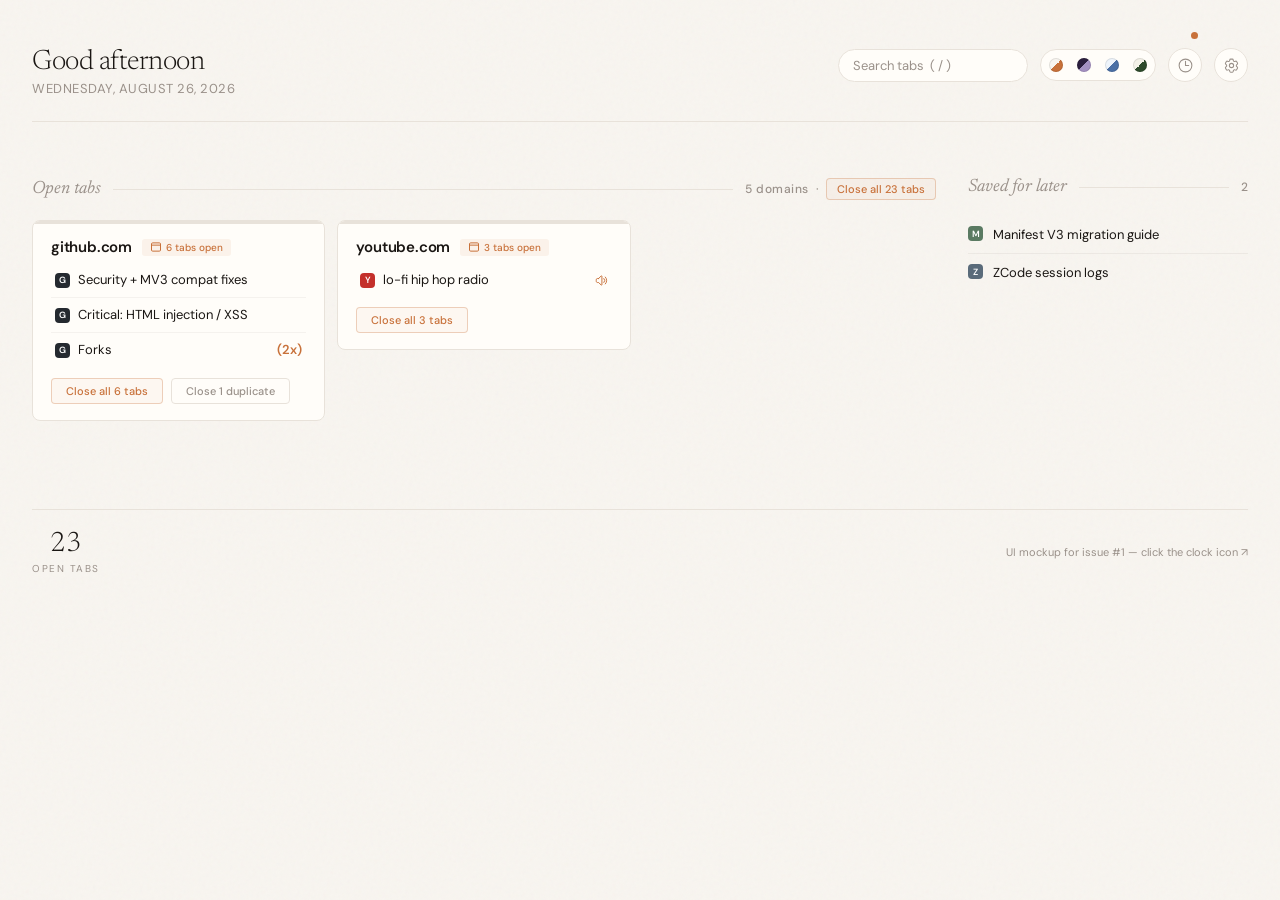
<file: design/snapshot-mockup.html>
<!DOCTYPE html>
<html lang="en">
<head>
  <meta charset="UTF-8">
  <meta name="viewport" content="width=device-width, initial-scale=1.0">
  <title>Issue #1 — Session Snapshots · UI Mockup</title>

  <link href="https://fonts.googleapis.com/css2?family=Newsreader:ital,opsz,wght@0,6..72,300;0,6..72,400;0,6..72,500;1,6..72,300;1,6..72,400&family=DM+Sans:wght@300;400;500;600&display=swap" rel="stylesheet">

  <link rel="stylesheet" href="../extension/style.css">

  <style>
    /* ====== NEW UI for issue #1 — everything below uses existing theme vars ====== */

    /* Header entry button — same visual language as the settings gear */
    .snapshots-btn {
      display: inline-flex;
      align-items: center;
      justify-content: center;
      width: 34px;
      height: 34px;
      border-radius: 50%;
      border: 1px solid var(--warm-gray);
      background: var(--card-bg);
      color: var(--muted);
      cursor: pointer;
      padding: 0;
    }
    .snapshots-btn:hover { color: var(--ink); }
    .snapshots-btn svg { width: 17px; height: 17px; }
    .snapshots-btn .snap-dot {
      position: absolute;
      width: 7px; height: 7px;
      border-radius: 50%;
      background: var(--accent-amber);
      margin: -20px 0 0 18px;
    }

    /* Overlay + panel */
    .snapshot-overlay {
      position: fixed;
      inset: 0;
      background: rgba(26, 22, 19, 0.35);
      display: none;
      align-items: flex-start;
      justify-content: center;
      padding: 8vh 24px 24px;
      z-index: 200;
    }
    .snapshot-overlay.open { display: flex; }
    .snapshot-panel {
      width: 640px;
      max-width: 100%;
      max-height: 82vh;
      overflow-y: auto;
      background: var(--card-bg);
      border: 1px solid var(--warm-gray);
      border-radius: 16px;
      box-shadow: 0 24px 64px var(--shadow);
      padding: 22px 24px 16px;
    }

    .snapshot-head {
      display: flex;
      align-items: flex-start;
      justify-content: space-between;
      margin-bottom: 6px;
    }
    .snapshot-title {
      font-family: 'Newsreader', serif;
      font-size: 22px;
      font-weight: 500;
      color: var(--ink);
    }
    .snapshot-sub { font-size: 12px; color: var(--muted); margin-top: 3px; }
    .snapshot-close {
      border: none; background: transparent; color: var(--muted);
      cursor: pointer; padding: 4px; border-radius: 6px;
    }
    .snapshot-close:hover { color: var(--ink); }

    .snapshot-storage {
      font-size: 11px;
      color: var(--muted);
      background: var(--paper);
      border: 1px solid var(--warm-gray);
      border-radius: 999px;
      display: inline-block;
      padding: 3px 10px;
      margin: 8px 0 14px;
    }

    .snapshot-group-label {
      font-size: 10.5px;
      letter-spacing: 0.12em;
      text-transform: uppercase;
      color: var(--muted);
      margin: 14px 0 8px;
    }

    /* One snapshot row */
    .snapshot-item {
      display: flex;
      align-items: center;
      gap: 14px;
      padding: 12px 14px;
      border: 1px solid var(--warm-gray);
      border-radius: 12px;
      margin-bottom: 8px;
      background: var(--card-bg);
    }
    .snapshot-item:hover { border-color: var(--accent-slate); }
    .snapshot-when { min-width: 64px; }
    .snapshot-time { font-size: 17px; font-weight: 600; color: var(--ink); }
    .snapshot-date { font-size: 11px; color: var(--muted); margin-top: 1px; }

    .snapshot-what { flex: 1; min-width: 0; }
    .snapshot-meta { font-size: 12.5px; color: var(--ink); }
    .snapshot-meta b { font-weight: 600; }
    .snapshot-domains {
      display: flex; align-items: center; gap: 5px; margin-top: 6px;
    }
    .mini-avatar {
      width: 17px; height: 17px; border-radius: 5px;
      display: inline-flex; align-items: center; justify-content: center;
      font-size: 9.5px; font-weight: 600; color: #fff;
    }
    .snapshot-more { font-size: 10.5px; color: var(--muted); margin-left: 2px; }

    .snapshot-actions { display: flex; gap: 6px; flex-shrink: 0; }
    .snap-btn {
      font-size: 11.5px;
      padding: 5px 11px;
      border-radius: 999px;
      border: 1px solid var(--warm-gray);
      background: transparent;
      color: var(--ink);
      cursor: pointer;
    }
    .snap-btn:hover { border-color: var(--accent-slate); }
    .snap-btn.primary {
      background: var(--ink); color: var(--paper); border-color: var(--ink);
    }

    /* Expanded picker inside a snapshot */
    .snapshot-picker {
      width: 100%;
      margin-top: 10px;
      border-top: 1px dashed var(--warm-gray);
      padding-top: 10px;
    }
    .picker-domain {
      display: flex; align-items: center; gap: 6px;
      font-size: 11px; color: var(--muted);
      margin: 8px 0 4px;
    }
    .picker-domain .pick-all {
      margin-left: auto; font-size: 10.5px; color: var(--accent-slate);
      background: none; border: none; cursor: pointer; padding: 0;
    }
    .picker-row {
      display: flex; align-items: center; gap: 9px;
      padding: 5px 8px;
      border-radius: 8px;
      cursor: pointer;
      font-size: 12.5px;
      color: var(--ink);
    }
    .picker-row:hover { background: var(--paper); }
    .picker-row input { accent-color: var(--accent-amber); }
    .picker-row .p-title {
      flex: 1; white-space: nowrap; overflow: hidden; text-overflow: ellipsis;
    }
    .picker-row .p-url { font-size: 10.5px; color: var(--muted); max-width: 40%; overflow: hidden; text-overflow: ellipsis; white-space: nowrap; }
    .picker-foot {
      display: flex; justify-content: flex-end; gap: 8px; margin-top: 12px;
    }

    .snapshot-retention {
      font-size: 10.5px;
      color: var(--muted);
      text-align: center;
      margin-top: 14px;
    }

    /* ====== mockup-only helpers (NOT part of the feature) ====== */
    .avatar {
      width: 15px; height: 15px; border-radius: 4px; flex-shrink: 0;
      display: inline-flex; align-items: center; justify-content: center;
      font-size: 9px; font-weight: 600; color: #fff;
    }
    body { cursor: default; }
  </style>
</head>
<body>
<div class="container">

  <header>
    <div class="header-left">
      <h1 id="greeting">Good afternoon</h1>
      <div class="date" id="dateDisplay">Wednesday, August 26, 2026</div>
    </div>
    <div class="header-right">
      <input type="search" class="tab-search" placeholder="Search tabs  ( / )" autocomplete="off" spellcheck="false">
      <div class="theme-switcher" id="themeSwitcher">
        <button class="theme-btn" onclick="setTheme('warm')"     title="Warm paper"><span class="theme-swatch theme-swatch-warm"></span></button>
        <button class="theme-btn" onclick="setTheme('midnight')" title="Midnight"><span class="theme-swatch theme-swatch-midnight"></span></button>
        <button class="theme-btn" onclick="setTheme('arctic')"   title="Arctic frost"><span class="theme-swatch theme-swatch-arctic"></span></button>
        <button class="theme-btn" onclick="setTheme('forest')"   title="Forest canopy"><span class="theme-swatch theme-swatch-forest"></span></button>
      </div>

      <!-- ═══ NEW: snapshots entry ═══ -->
      <button class="snapshots-btn" onclick="openSnapshots()" title="Session snapshots">
        <span class="snap-dot"></span>
        <svg xmlns="http://www.w3.org/2000/svg" fill="none" viewBox="0 0 24 24" stroke-width="1.5" stroke="currentColor">
          <path stroke-linecap="round" stroke-linejoin="round" d="M12 6v6h4.5m4.5 0a9 9 0 1 1-18 0 9 9 0 0 1 18 0Z" />
        </svg>
      </button>

      <button class="settings-btn" title="Settings">
        <svg xmlns="http://www.w3.org/2000/svg" fill="none" viewBox="0 0 24 24" stroke-width="1.5" stroke="currentColor">
          <path stroke-linecap="round" stroke-linejoin="round" d="M9.594 3.94c.09-.542.56-.94 1.11-.94h2.593c.55 0 1.02.398 1.11.94l.213 1.281c.063.374.313.686.645.87.074.04.147.083.22.127.324.196.72.257 1.075.124l1.217-.456a1.125 1.125 0 0 1 1.37.49l1.296 2.247a1.125 1.125 0 0 1-.23 1.408l-.998.982c-.28.276-.415.665-.398 1.058.006.09.006.18 0 .27-.017.394.119.782.398 1.058l.998.982c.392.385.472 1 .23 1.408l-1.296 2.247a1.125 1.125 0 0 1-1.37.49l-1.217-.456a1.125 1.125 0 0 0-1.075.124 5.53 5.53 0 0 1-.22.128 1.125 1.125 0 0 0-.645.869l-.213 1.281c-.09.543-.56.94-1.11.94h-2.594c-.55 0-1.019-.398-1.11-.94l-.213-1.281a1.125 1.125 0 0 0-.645-.869 5.53 5.53 0 0 1-.22-.128 1.125 1.125 0 0 0-1.075-.124l-1.217.456a1.125 1.125 0 0 1-1.37-.49l-1.296-2.247a1.125 1.125 0 0 1 .23-1.408l.998-.982c.28-.276.415-.665.398-1.058a4.53 4.53 0 0 1 0-.27c.017-.394-.119-.782-.398-1.058l-.998-.982a1.125 1.125 0 0 1-.23-1.408l1.296-2.247a1.125 1.125 0 0 1 1.37-.49l1.217.456c.355.133.751.072 1.075-.124.073-.044.146-.087.22-.127.332-.184.582-.496.645-.87l.213-1.281Z" />
          <path stroke-linecap="round" stroke-linejoin="round" d="M15 12a3 3 0 1 1-6 0 3 3 0 0 1 6 0Z" />
        </svg>
      </button>
    </div>
  </header>

  <div class="dashboard-columns">

    <div class="active-section">
      <div class="section-header">
        <h2>Open tabs</h2>
        <div class="section-line"></div>
        <div class="section-count">5 domains &nbsp;·&nbsp; <button class="action-btn close-tabs" style="font-size:11px;padding:3px 10px;">Close all 23 tabs</button></div>
      </div>
      <div class="missions">

        <div class="mission-card domain-card has-neutral-bar">
          <div class="status-bar"></div>
          <div class="mission-content">
            <div class="mission-top">
              <span class="mission-name">github.com</span>
              <span class="open-tabs-badge">
                <svg xmlns="http://www.w3.org/2000/svg" fill="none" viewBox="0 0 24 24" stroke-width="2" stroke="currentColor" style="width:12px;height:12px"><path stroke-linecap="round" stroke-linejoin="round" d="M3 8.25V18a2.25 2.25 0 0 0 2.25 2.25h13.5A2.25 2.25 0 0 0 21 18V8.25m-18 0V6a2.25 2.25 0 0 1 2.25-2.25h13.5A2.25 2.25 0 0 1 21 6v2.25m-18 0h18" /></svg>
                6 tabs open
              </span>
            </div>
            <div class="mission-pages">
              <div class="page-chip clickable" title="PR #29">
                <span class="avatar" style="background:#24292f">G</span>
                <span class="chip-text">Security + MV3 compat fixes</span>
              </div>
              <div class="page-chip clickable" title="Issue #36">
                <span class="avatar" style="background:#24292f">G</span>
                <span class="chip-text">Critical: HTML injection / XSS</span>
              </div>
              <div class="page-chip clickable chip-has-dupes" title="Forks">
                <span class="avatar" style="background:#24292f">G</span>
                <span class="chip-text">Forks</span> <span class="chip-dupe-badge">(2x)</span>
              </div>
            </div>
            <div class="actions">
              <button class="action-btn close-tabs">Close all 6 tabs</button>
              <button class="action-btn">Close 1 duplicate</button>
            </div>
          </div>
          <div class="mission-meta">
            <div class="mission-page-count">6</div>
            <div class="mission-page-label">tabs</div>
          </div>
        </div>

        <div class="mission-card domain-card has-neutral-bar">
          <div class="status-bar"></div>
          <div class="mission-content">
            <div class="mission-top">
              <span class="mission-name">youtube.com</span>
              <span class="open-tabs-badge">
                <svg xmlns="http://www.w3.org/2000/svg" fill="none" viewBox="0 0 24 24" stroke-width="2" stroke="currentColor" style="width:12px;height:12px"><path stroke-linecap="round" stroke-linejoin="round" d="M3 8.25V18a2.25 2.25 0 0 0 2.25 2.25h13.5A2.25 2.25 0 0 0 21 18V8.25m-18 0V6a2.25 2.25 0 0 1 2.25-2.25h13.5A2.25 2.25 0 0 1 21 6v2.25m-18 0h18" /></svg>
                3 tabs open
              </span>
            </div>
            <div class="mission-pages">
              <div class="page-chip clickable" title="Lo-fi beats">
                <span class="avatar" style="background:#c4302b">Y</span>
                <span class="chip-text">lo-fi hip hop radio</span>
                <button class="chip-audio" title="Playing audio — click to mute">
                  <svg xmlns="http://www.w3.org/2000/svg" fill="none" viewBox="0 0 24 24" stroke-width="1.8" stroke="currentColor"><path stroke-linecap="round" stroke-linejoin="round" d="M19.114 5.636a9 9 0 0 1 0 12.728M16.463 8.288a5.25 5.25 0 0 1 0 7.424M6.75 8.25l4.72-4.72a.75.75 0 0 1 1.28.53v15.88a.75.75 0 0 1-1.28.53l-4.72-4.72H4.51c-.88 0-1.704-.507-1.938-1.354A9.009 9.009 0 0 1 2.25 12c0-.83.112-1.633.322-2.396C2.806 8.756 3.63 8.25 4.51 8.25H6.75Z" /></svg>
                </button>
              </div>
            </div>
            <div class="actions">
              <button class="action-btn close-tabs">Close all 3 tabs</button>
            </div>
          </div>
          <div class="mission-meta">
            <div class="mission-page-count">3</div>
            <div class="mission-page-label">tabs</div>
          </div>
        </div>

      </div>
    </div>

    <div class="deferred-column">
      <div class="section-header">
        <h2>Saved for later</h2>
        <div class="section-line"></div>
        <div class="section-count">2</div>
      </div>
      <div class="deferred-list">
        <div class="deferred-item">
          <span class="avatar" style="background:#5a7a62">M</span>
          <span class="deferred-title">Manifest V3 migration guide</span>
        </div>
        <div class="deferred-item">
          <span class="avatar" style="background:#5a6b7a">Z</span>
          <span class="deferred-title">ZCode session logs</span>
        </div>
      </div>
    </div>

  </div>

  <footer>
    <div class="footer-stats">
      <div class="stat">
        <div class="stat-num">23</div>
        <div class="stat-label">Open tabs</div>
      </div>
    </div>
    <div class="last-refresh">
      <span style="color: var(--muted); font-size: 11px;">UI mockup for issue #1 — click the clock icon ↗</span>
    </div>
  </footer>

</div><!-- /container -->

<!-- ═══════════ NEW: SNAPSHOT PANEL ═══════════ -->
<div class="snapshot-overlay" id="snapshotOverlay" onclick="if(event.target===this)closeSnapshots()">
  <div class="snapshot-panel">

    <div class="snapshot-head">
      <div>
        <div class="snapshot-title">Session snapshots</div>
        <div class="snapshot-sub">Auto-saved as your tabs change &nbsp;·&nbsp; 100% local, nothing leaves your machine</div>
      </div>
      <button class="snapshot-close" onclick="closeSnapshots()" title="Close">
        <svg xmlns="http://www.w3.org/2000/svg" fill="none" viewBox="0 0 24 24" stroke-width="2" stroke="currentColor" style="width:18px;height:18px"><path stroke-linecap="round" stroke-linejoin="round" d="M6 18 18 6M6 6l12 12" /></svg>
      </button>
    </div>

    <div class="snapshot-storage">24 snapshots kept · ~180 KB</div>

    <div class="snapshot-group-label">Today</div>

    <!-- snapshot row with picker expanded -->
    <div class="snapshot-item">
      <div class="snapshot-when">
        <div class="snapshot-time">14:32</div>
        <div class="snapshot-date">just now</div>
      </div>
      <div class="snapshot-what">
        <div class="snapshot-meta"><b>87 tabs</b> · 3 windows · 12 sites</div>
        <div class="snapshot-domains">
          <span class="mini-avatar" style="background:#24292f">G</span>
          <span class="mini-avatar" style="background:#c4302b">Y</span>
          <span class="mini-avatar" style="background:#ea4335">M</span>
          <span class="mini-avatar" style="background:#1da1f2">X</span>
          <span class="mini-avatar" style="background:#5a7a62">S</span>
          <span class="snapshot-more">+7</span>
        </div>

        <div class="snapshot-picker">
          <label class="picker-domain">
            <input type="checkbox" class="pick-domain" onchange="domainToggle(this)"> github.com
            <button class="pick-all" onclick="pickDomain(this, true)">select all</button>
          </label>
          <label class="picker-row"><input type="checkbox" checked class="pick-tab" onchange="countPicked()"><span class="avatar" style="background:#24292f">G</span><span class="p-title">Security + MV3 compat fixes, and a theme switcher</span><span class="p-url">github.com/zarazhangrui/tab-out/pull/29</span></label>
          <label class="picker-row"><input type="checkbox" checked class="pick-tab" onchange="countPicked()"><span class="avatar" style="background:#24292f">G</span><span class="p-title">Critical: HTML injection / XSS via tab titles</span><span class="p-url">github.com/zarazhangrui/tab-out/issues/36</span></label>

          <label class="picker-domain">
            <input type="checkbox" class="pick-domain" onchange="domainToggle(this)"> youtube.com
            <button class="pick-all" onclick="pickDomain(this, true)">select all</button>
          </label>
          <label class="picker-row"><input type="checkbox" class="pick-tab" onchange="countPicked()"><span class="avatar" style="background:#c4302b">Y</span><span class="p-title">lo-fi hip hop radio - beats to relax/study to</span><span class="p-url">youtube.com/watch?v=jfKfPfyJRdk</span></label>
          <label class="picker-row"><input type="checkbox" class="pick-tab" onchange="countPicked()"><span class="avatar" style="background:#c4302b">Y</span><span class="p-title">Tab Out — demo walkthrough</span><span class="p-url">youtube.com/watch?v=tab-out-demo</span></label>

          <div class="picker-foot">
            <button class="snap-btn" onclick="collapsePicker()">Cancel</button>
            <button class="snap-btn primary" id="restoreSelBtn" onclick="toastIt('Restoring 2 tabs…')">Restore 2 selected</button>
          </div>
        </div>
      </div>
      <div class="snapshot-actions">
        <button class="snap-btn" onclick="this.closest('.snapshot-what').querySelector('.snapshot-picker').style.display='block'">Pick tabs…</button>
        <button class="snap-btn primary" onclick="toastIt('Restoring 87 tabs from 14:32…')">Restore all</button>
      </div>
    </div>

    <!-- collapsed rows -->
    <div class="snapshot-item">
      <div class="snapshot-when">
        <div class="snapshot-time">13:30</div>
        <div class="snapshot-date">1h ago</div>
      </div>
      <div class="snapshot-what">
        <div class="snapshot-meta"><b>84 tabs</b> · 3 windows · 11 sites</div>
        <div class="snapshot-domains">
          <span class="mini-avatar" style="background:#24292f">G</span>
          <span class="mini-avatar" style="background:#ea4335">M</span>
          <span class="mini-avatar" style="background:#c4302b">Y</span>
          <span class="snapshot-more">+8</span>
        </div>
      </div>
      <div class="snapshot-actions">
        <button class="snap-btn">Pick tabs…</button>
        <button class="snap-btn primary" onclick="toastIt('Restoring 84 tabs from 13:30…')">Restore all</button>
      </div>
    </div>

    <div class="snapshot-item">
      <div class="snapshot-when">
        <div class="snapshot-time">12:05</div>
        <div class="snapshot-date">3h ago</div>
      </div>
      <div class="snapshot-what">
        <div class="snapshot-meta"><b>79 tabs</b> · 2 windows · 10 sites</div>
        <div class="snapshot-domains">
          <span class="mini-avatar" style="background:#24292f">G</span>
          <span class="mini-avatar" style="background:#1da1f2">X</span>
          <span class="mini-avatar" style="background:#c4302b">Y</span>
          <span class="snapshot-more">+7</span>
        </div>
      </div>
      <div class="snapshot-actions">
        <button class="snap-btn">Pick tabs…</button>
        <button class="snap-btn primary" onclick="toastIt('Restoring 79 tabs from 12:05…')">Restore all</button>
      </div>
    </div>

    <div class="snapshot-group-label">Yesterday</div>
    <div class="snapshot-item">
      <div class="snapshot-when">
        <div class="snapshot-time">23:15</div>
        <div class="snapshot-date">Aug 25</div>
      </div>
      <div class="snapshot-what">
        <div class="snapshot-meta"><b>62 tabs</b> · 2 windows · 9 sites</div>
        <div class="snapshot-domains">
          <span class="mini-avatar" style="background:#24292f">G</span>
          <span class="mini-avatar" style="background:#5a6b7a">Z</span>
          <span class="snapshot-more">+7</span>
        </div>
      </div>
      <div class="snapshot-actions">
        <button class="snap-btn">Pick tabs…</button>
        <button class="snap-btn primary" onclick="toastIt('Restoring 62 tabs from yesterday 23:15…')">Restore all</button>
      </div>
    </div>

    <div class="snapshot-group-label">Earlier · one per day</div>
    <div class="snapshot-item">
      <div class="snapshot-when">
        <div class="snapshot-time">09:00</div>
        <div class="snapshot-date">Aug 24</div>
      </div>
      <div class="snapshot-what">
        <div class="snapshot-meta"><b>145 tabs</b> · 4 windows · 18 sites</div>
        <div class="snapshot-domains">
          <span class="mini-avatar" style="background:#ea4335">M</span>
          <span class="mini-avatar" style="background:#24292f">G</span>
          <span class="mini-avatar" style="background:#c4302b">Y</span>
          <span class="snapshot-more">+15</span>
        </div>
      </div>
      <div class="snapshot-actions">
        <button class="snap-btn">Pick tabs…</button>
        <button class="snap-btn primary" onclick="toastIt('Restoring 145 tabs from Aug 24…')">Restore all</button>
      </div>
    </div>

    <div class="snapshot-retention">
      Keeps every change today · hourly snapshots for 24 h · one per day after that
    </div>

  </div>
</div>

<div class="toast" id="toast">
  <svg xmlns="http://www.w3.org/2000/svg" fill="none" viewBox="0 0 24 24" stroke-width="2" stroke="currentColor">
    <path stroke-linecap="round" stroke-linejoin="round" d="M9 12.75 11.25 15 15 9.75M21 12a9 9 0 1 1-18 0 9 9 0 0 1 18 0Z" />
  </svg>
  <span id="toastText"></span>
</div>

<script>
  /* mockup-only interactions */
  function setTheme(t) { document.documentElement.dataset.theme = t; }
  function openSnapshots()  { document.getElementById('snapshotOverlay').classList.add('open'); }
  function closeSnapshots() { document.getElementById('snapshotOverlay').classList.remove('open'); }
  function collapsePicker() {
    const p = document.querySelector('.snapshot-picker');
    p.style.display = 'none';
    document.querySelectorAll('.pick-tab').forEach(c => c.checked = false);
    countPicked();
  }
  function countPicked() {
    const n = document.querySelectorAll('.pick-tab:checked').length;
    const btn = document.getElementById('restoreSelBtn');
    btn.textContent = `Restore ${n} selected`;
    btn.disabled = n === 0;
    btn.style.opacity = n === 0 ? .5 : 1;
  }
  function domainToggle(master) {
    const group = master.closest('.picker-domain').nextElementSibling;
    let el = group;
    while (el && !el.classList.contains('picker-domain') && !el.classList.contains('picker-foot')) {
      if (el.classList.contains('picker-row')) el.querySelector('input').checked = master.checked;
      el = el.nextElementSibling;
    }
    countPicked();
  }
  function pickDomain(btn, on) {
    const lbl = btn.closest('.picker-domain');
    lbl.querySelector('input').checked = on;
    domainToggle(lbl.querySelector('input'));
  }
  function toastIt(msg) {
    const t = document.getElementById('toast');
    document.getElementById('toastText').textContent = msg;
    t.classList.add('visible');
    setTimeout(() => t.classList.remove('visible'), 2200);
  }
  document.addEventListener('keydown', e => { if (e.key === 'Escape') closeSnapshots(); });
</script>
</body>
</html>
</file>
<file: extension/style.css>
/* ============================================================
   Tab Mission Control — Dashboard Styles
   Extracted directly from mockup.html — do not modify unless
   also updating the mockup. This is the approved design.
   ============================================================ */

:root,
[data-theme="warm"] {
  --ink: #1a1613;
  --paper: #f8f5f0;
  --warm-gray: #e8e2da;
  --muted: #9a918a;
  --accent-amber: #c8713a;
  --accent-sage: #5a7a62;
  --accent-slate: #5a6b7a;
  --accent-rose: #b35a5a;
  --status-active: #3d7a4a;
  --status-cooling: #b8892e;
  --status-abandoned: #b35a5a;
  --card-bg: #fffdf9;
  --shadow: rgba(26, 22, 19, 0.06);
}

/* Midnight — dark cosmic palette */
[data-theme="midnight"] {
  --ink: #e6e6fa;
  --paper: #14101f;
  --warm-gray: #332849;
  --muted: #a490c2;
  --accent-amber: #e0a75a;
  --accent-sage: #7ab39a;
  --accent-slate: #8a9cc2;
  --accent-rose: #d88a8a;
  --status-active: #5fc98a;
  --status-cooling: #e0b958;
  --status-abandoned: #e07a7a;
  --card-bg: #2b1e3e;
  --shadow: rgba(0, 0, 0, 0.4);
}

/* Arctic — cool, crisp steel-blue palette */
[data-theme="arctic"] {
  --ink: #1e3a5f;
  --paper: #eef4fb;
  --warm-gray: #c6d6e8;
  --muted: #6b8299;
  --accent-amber: #d67a2e;
  --accent-sage: #4a8a94;
  --accent-slate: #4a6fa5;
  --accent-rose: #c25a7a;
  --status-active: #3d8a95;
  --status-cooling: #c89a45;
  --status-abandoned: #b35a6a;
  --card-bg: #ffffff;
  --shadow: rgba(74, 111, 165, 0.10);
}

/* Forest — grounded earth tones */
[data-theme="forest"] {
  --ink: #1e2f1c;
  --paper: #f3f1e8;
  --warm-gray: #d8d4c5;
  --muted: #7d8471;
  --accent-amber: #c48a3a;
  --accent-sage: #2d4a2b;
  --accent-slate: #556b5c;
  --accent-rose: #a0553c;
  --status-active: #4a7c3a;
  --status-cooling: #b88838;
  --status-abandoned: #a0553c;
  --card-bg: #fbfaf4;
  --shadow: rgba(45, 74, 43, 0.08);
}

/* ---- Global tab search (top-right of header, before theme switcher) ---- */
.tab-search {
  width: 190px;
  padding: 7px 14px;
  border-radius: 999px;
  border: 1px solid var(--warm-gray);
  background: var(--card-bg);
  color: var(--ink);
  font-family: inherit;
  font-size: 13px;
  transition: width 0.18s ease, border-color 0.18s ease;
}

.tab-search::placeholder { color: var(--muted); }

.tab-search:focus {
  outline: none;
  width: 260px;
  border-color: var(--accent-amber);
}

/* Empty state shown when a search matches nothing */
.search-empty {
  font-size: 13px;
  color: var(--muted);
  padding: 18px 4px;
}

/* ---- Settings (gear button + popover, top-right of header) ---- */
.header-right { position: relative; } /* anchor for the settings popover */

.settings-btn {
  display: inline-flex;
  align-items: center;
  justify-content: center;
  width: 34px;
  height: 34px;
  border-radius: 50%;
  border: 1px solid var(--warm-gray);
  background: var(--card-bg);
  color: var(--muted);
  cursor: pointer;
  padding: 0;
}

.settings-btn:hover { color: var(--ink); }

.settings-btn svg { width: 17px; height: 17px; }

.settings-popover {
  position: absolute;
  top: calc(100% + 10px);
  right: 0;
  z-index: 50;
  width: 260px;
  padding: 14px 16px;
  border-radius: 12px;
  border: 1px solid var(--warm-gray);
  background: var(--card-bg);
  box-shadow: 0 8px 24px var(--shadow);
}

.settings-row {
  display: flex;
  align-items: center;
  justify-content: space-between;
  gap: 12px;
  font-size: 13px;
  color: var(--ink);
  cursor: pointer;
}

.settings-row input[type="checkbox"] {
  width: 16px;
  height: 16px;
  accent-color: var(--accent-amber);
  cursor: pointer;
}

.settings-hint {
  margin-top: 10px;
  font-size: 11.5px;
  line-height: 1.5;
  color: var(--muted);
}

/* ---- Minimal new tab (takeover disabled) ---- */
body.minimal-newtab { background: var(--paper); }

.minimal-hint {
  position: fixed;
  left: 0;
  right: 0;
  bottom: 22px;
  text-align: center;
  font-size: 11.5px;
  color: var(--muted);
  opacity: 0.75;
  pointer-events: none;
}

/* ---- Audio indicator on chips (find the tab making noise) ---- */
.chip-audio {
  display: inline-flex;
  align-items: center;
  margin-left: 6px;
  padding: 0;
  border: none;
  background: transparent;
  color: var(--accent-amber);
  cursor: pointer;
  animation: audioPulse 1.2s ease-in-out infinite;
}

.chip-audio svg { width: 13px; height: 13px; }

.chip-audio.is-muted { color: var(--muted); animation: none; }

@keyframes audioPulse {
  0%, 100% { opacity: 1; }
  50%      { opacity: 0.4; }
}

@media (prefers-reduced-motion: reduce) {
  .chip-audio { animation: none; }
}

/* ---- Session snapshots (issue #1): header entry + panel ---- */
.snapshots-btn {
  position: relative;
  display: inline-flex;
  align-items: center;
  justify-content: center;
  width: 34px;
  height: 34px;
  border-radius: 50%;
  border: 1px solid var(--warm-gray);
  background: var(--card-bg);
  color: var(--muted);
  cursor: pointer;
  padding: 0;
}

.snapshots-btn:hover { color: var(--ink); }

.snapshots-btn svg { width: 17px; height: 17px; }

.snap-dot {
  position: absolute;
  top: 3px;
  right: 3px;
  width: 7px;
  height: 7px;
  border-radius: 50%;
  background: var(--accent-amber);
}

.snapshot-overlay {
  position: fixed;
  inset: 0;
  background: rgba(26, 22, 19, 0.35);
  display: none;
  align-items: flex-start;
  justify-content: center;
  padding: 8vh 24px 24px;
  z-index: 200;
}

.snapshot-overlay.open { display: flex; }

.snapshot-panel {
  width: 640px;
  max-width: 100%;
  max-height: 82vh;
  overflow-y: auto;
  background: var(--card-bg);
  border: 1px solid var(--warm-gray);
  border-radius: 16px;
  box-shadow: 0 24px 64px var(--shadow);
  padding: 22px 24px 16px;
}

.snapshot-head {
  display: flex;
  align-items: flex-start;
  justify-content: space-between;
  margin-bottom: 6px;
}

.snapshot-title {
  font-family: 'Newsreader', serif;
  font-size: 22px;
  font-weight: 500;
  color: var(--ink);
}

.snapshot-sub { font-size: 12px; color: var(--muted); margin-top: 3px; }

.snapshot-close {
  border: none;
  background: transparent;
  color: var(--muted);
  cursor: pointer;
  padding: 4px;
  border-radius: 6px;
}

.snapshot-close:hover { color: var(--ink); }

.snapshot-storage {
  font-size: 11px;
  color: var(--muted);
  background: var(--paper);
  border: 1px solid var(--warm-gray);
  border-radius: 999px;
  display: inline-block;
  padding: 3px 10px;
  margin: 8px 0 14px;
}

.snapshot-group-label {
  font-size: 10.5px;
  letter-spacing: 0.12em;
  text-transform: uppercase;
  color: var(--muted);
  margin: 14px 0 8px;
}

.snapshot-item {
  display: flex;
  align-items: flex-start;
  gap: 14px;
  padding: 12px 14px;
  border: 1px solid var(--warm-gray);
  border-radius: 12px;
  margin-bottom: 8px;
  background: var(--card-bg);
}

.snapshot-item:hover { border-color: var(--accent-slate); }

.snapshot-when { min-width: 64px; }

.snapshot-time { font-size: 17px; font-weight: 600; color: var(--ink); }

.snapshot-date { font-size: 11px; color: var(--muted); margin-top: 1px; }

.snapshot-what { flex: 1; min-width: 0; }

.snapshot-meta { font-size: 12.5px; color: var(--ink); }

.snapshot-meta b { font-weight: 600; }

.snapshot-domains { display: flex; align-items: center; gap: 5px; margin-top: 6px; }

.mini-avatar {
  width: 17px;
  height: 17px;
  border-radius: 5px;
  display: inline-flex;
  align-items: center;
  justify-content: center;
  font-size: 9.5px;
  font-weight: 600;
  color: #fff;
  flex-shrink: 0;
}

.snapshot-more { font-size: 10.5px; color: var(--muted); margin-left: 2px; }

.snapshot-actions { display: flex; gap: 6px; flex-shrink: 0; }

.snap-btn {
  font-family: inherit;
  font-size: 11.5px;
  padding: 5px 11px;
  border-radius: 999px;
  border: 1px solid var(--warm-gray);
  background: transparent;
  color: var(--ink);
  cursor: pointer;
}

.snap-btn:hover { border-color: var(--accent-slate); }

.snap-btn:disabled { opacity: 0.45; cursor: default; }

.snap-btn.primary { background: var(--ink); color: var(--paper); border-color: var(--ink); }

.snapshot-picker {
  width: 100%;
  margin-top: 10px;
  border-top: 1px dashed var(--warm-gray);
  padding-top: 10px;
}

.picker-domain {
  display: flex;
  align-items: center;
  gap: 6px;
  font-size: 11px;
  color: var(--muted);
  margin: 8px 0 4px;
}

.picker-domain .pick-all {
  margin-left: auto;
  font-size: 10.5px;
  color: var(--accent-slate);
  background: none;
  border: none;
  cursor: pointer;
  padding: 0;
}

.picker-row {
  display: flex;
  align-items: center;
  gap: 9px;
  padding: 5px 8px;
  border-radius: 8px;
  cursor: pointer;
  font-size: 12.5px;
  color: var(--ink);
}

.picker-row:hover { background: var(--paper); }

.picker-row input { accent-color: var(--accent-amber); flex-shrink: 0; }

.picker-row .p-title {
  flex: 1;
  white-space: nowrap;
  overflow: hidden;
  text-overflow: ellipsis;
}

.picker-row .p-url {
  font-size: 10.5px;
  color: var(--muted);
  max-width: 40%;
  overflow: hidden;
  text-overflow: ellipsis;
  white-space: nowrap;
}

.picker-foot { display: flex; justify-content: flex-end; gap: 8px; margin-top: 12px; }

.snapshot-retention {
  font-size: 10.5px;
  color: var(--muted);
  text-align: center;
  margin-top: 14px;
}

/* ---- Theme switcher (top-right of header) ---- */
.header-right {
  display: flex;
  align-items: center;
  gap: 12px;
}

.theme-switcher {
  display: inline-flex;
  gap: 6px;
  padding: 4px;
  border-radius: 999px;
  background: var(--card-bg);
  border: 1px solid var(--warm-gray);
}

.theme-btn {
  width: 22px;
  height: 22px;
  border-radius: 50%;
  border: 1.5px solid transparent;
  padding: 0;
  cursor: pointer;
  background: transparent;
  display: inline-flex;
  align-items: center;
  justify-content: center;
  transition: border-color 0.15s ease, transform 0.15s ease;
}

.theme-btn:hover { transform: scale(1.08); }

.theme-btn[aria-pressed="true"] {
  border-color: var(--ink);
}

.theme-swatch {
  width: 14px;
  height: 14px;
  border-radius: 50%;
  box-shadow: inset 0 0 0 1px rgba(0, 0, 0, 0.1);
}

.theme-swatch-warm     { background: linear-gradient(135deg, #f8f5f0 50%, #c8713a 50%); }
.theme-swatch-midnight { background: linear-gradient(135deg, #2b1e3e 50%, #a490c2 50%); }
.theme-swatch-arctic   { background: linear-gradient(135deg, #eef4fb 50%, #4a6fa5 50%); }
.theme-swatch-forest   { background: linear-gradient(135deg, #f3f1e8 50%, #2d4a2b 50%); }

* { margin: 0; padding: 0; box-sizing: border-box; }

body {
  font-family: 'DM Sans', sans-serif;
  background: var(--paper);
  color: var(--ink);
  min-height: 100vh;
  -webkit-font-smoothing: antialiased;
}

/* Subtle paper texture */
body::before {
  content: '';
  position: fixed;
  inset: 0;
  background-image: url("data:image/svg+xml,%3Csvg viewBox='0 0 256 256' xmlns='http://www.w3.org/2000/svg'%3E%3Cfilter id='noise'%3E%3CfeTurbulence type='fractalNoise' baseFrequency='0.9' numOctaves='4' stitchTiles='stitch'/%3E%3C/filter%3E%3Crect width='100%25' height='100%25' filter='url(%23noise)' opacity='0.03'/%3E%3C/svg%3E");
  pointer-events: none;
  z-index: 0;
}

.container {
  position: relative;
  z-index: 1;
  max-width: 960px;
  margin: 0 auto;
  padding: 48px 32px 80px;
}

/* When the saved-for-later sidebar is open, expand the container
   so the tab grid still has room for 2-3 columns */
.container:has(.dashboard-columns) {
  max-width: 1300px;
}

/* ---- Header ---- */
header {
  display: flex;
  justify-content: space-between;
  align-items: flex-start;
  margin-bottom: 48px;
  padding-bottom: 24px;
  border-bottom: 1px solid var(--warm-gray);
  /* fadeUp's retained transform creates a stacking context that traps the
     settings popover below later DOM siblings; lift the whole header above
     the sections so the popover can never be covered. */
  position: relative;
  z-index: 20;
}

.header-left h1 {
  font-family: 'Newsreader', serif;
  font-weight: 300;
  font-size: 28px;
  letter-spacing: -0.5px;
  color: var(--ink);
  margin-bottom: 4px;
}

.header-left .date {
  font-size: 13px;
  color: var(--muted);
  font-weight: 400;
  letter-spacing: 0.5px;
  text-transform: uppercase;
}

/* ---- Tab cleanup banner ---- */
.tab-cleanup-banner {
  background: linear-gradient(135deg, rgba(200, 113, 58, 0.04), rgba(200, 113, 58, 0.09));
  border: 1px solid rgba(200, 113, 58, 0.18);
  border-radius: 8px;
  padding: 16px 24px;
  display: flex;
  align-items: center;
  justify-content: space-between;
  margin-bottom: 16px;
}

.tab-cleanup-left {
  display: flex;
  align-items: center;
  gap: 16px;
}

.tab-cleanup-icon {
  width: 36px;
  height: 36px;
  border-radius: 50%;
  background: rgba(200, 113, 58, 0.1);
  display: flex;
  align-items: center;
  justify-content: center;
  flex-shrink: 0;
}

.tab-cleanup-icon svg {
  width: 18px;
  height: 18px;
  color: var(--accent-amber);
}

.tab-cleanup-text {
  font-size: 13px;
  color: var(--ink);
  line-height: 1.5;
}

.tab-cleanup-text strong {
  font-weight: 600;
}

.tab-cleanup-btn {
  font-family: 'DM Sans', sans-serif;
  font-size: 12px;
  font-weight: 600;
  padding: 8px 20px;
  border-radius: 6px;
  border: none;
  background: var(--accent-amber);
  color: white;
  cursor: pointer;
  transition: all 0.2s;
  white-space: nowrap;
}

.tab-cleanup-btn:hover {
  opacity: 0.85;
  transform: translateY(-1px);
}

/* ---- Nudge banner ---- */
.nudge-banner {
  background: linear-gradient(135deg, rgba(179, 90, 90, 0.04), rgba(179, 90, 90, 0.08));
  border: 1px solid rgba(179, 90, 90, 0.15);
  border-radius: 8px;
  padding: 16px 24px;
  display: flex;
  align-items: center;
  gap: 16px;
  margin-bottom: 40px;
}

.nudge-icon {
  width: 36px;
  height: 36px;
  border-radius: 50%;
  background: rgba(179, 90, 90, 0.1);
  display: flex;
  align-items: center;
  justify-content: center;
  flex-shrink: 0;
}

.nudge-icon svg {
  width: 18px;
  height: 18px;
  color: var(--status-abandoned);
}

.nudge-text {
  font-size: 13px;
  color: var(--ink);
  line-height: 1.5;
}

.nudge-text strong {
  font-weight: 600;
}

/* ---- Section Headers ---- */
.section-header {
  display: flex;
  align-items: center;
  gap: 12px;
  margin-bottom: 20px;
  margin-top: 8px;
}

.section-header h2 {
  font-family: 'Newsreader', serif;
  font-weight: 400;
  font-size: 18px;
  font-style: italic;
  color: var(--muted);
  white-space: nowrap;
}

.section-line {
  flex: 1;
  height: 1px;
  background: var(--warm-gray);
}

.section-count {
  font-size: 12px;
  color: var(--muted);
  font-weight: 500;
  letter-spacing: 0.5px;
  white-space: nowrap;
}

/* ---- Mission Cards ---- */
.missions {
  columns: 280px;
  column-gap: 12px;
  margin-bottom: 40px;
}

.mission-card {
  background: var(--card-bg);
  border: 1px solid var(--warm-gray);
  border-radius: 8px;
  padding: 16px 18px;
  display: flex;
  flex-direction: column;
  gap: 8px;
  transition: box-shadow 0.25s ease, transform 0.25s ease;
  cursor: pointer;
  position: relative;
  overflow: hidden;
  break-inside: avoid;       /* don't split a card across columns */
  margin-bottom: 12px;       /* vertical spacing (replaces grid gap) */
}

/* Colored top border instead of side bar for grid cards */
.mission-card::before {
  content: '';
  position: absolute;
  top: 0;
  left: 0;
  right: 0;
  height: 3px;
  background: var(--warm-gray);
}

.mission-card.has-active-bar::before { background: var(--status-active); }
.mission-card.has-amber-bar::before { background: var(--accent-amber); }
.mission-card.has-neutral-bar::before { background: var(--warm-gray); }

.mission-card:hover {
  box-shadow: 0 4px 20px var(--shadow);
  transform: translateY(-1px);
}

/* Closing animation — card scales down and fades out */
.mission-card.closing {
  opacity: 0;
  transform: scale(0.9);
  transition: opacity 0.25s ease, transform 0.25s ease;
  pointer-events: none;
}

.mission-card.collapsed {
  display: none !important;
}

/* Old side status bar — hidden, replaced by top border via ::before */
.status-bar {
  display: none;
}

.mission-content {
  min-width: 0;
}

/* Hide the right-side meta (page count) — info is already in the badge */
.mission-meta {
  display: none;
}

.mission-top {
  display: flex;
  align-items: center;
  gap: 10px;
  margin-bottom: 6px;
  flex-wrap: wrap;
}

.mission-name {
  font-weight: 600;
  font-size: 15px;
  color: var(--ink);
  letter-spacing: -0.2px;
}

.mission-tag {
  font-size: 10px;
  text-transform: uppercase;
  letter-spacing: 1px;
  font-weight: 600;
  padding: 2px 8px;
  border-radius: 3px;
}

.mission-tag.active {
  color: var(--status-active);
  background: rgba(61, 122, 74, 0.08);
}

.mission-tag.cooling {
  color: var(--status-cooling);
  background: rgba(184, 137, 46, 0.08);
}

.mission-tag.abandoned {
  color: var(--status-abandoned);
  background: rgba(179, 90, 90, 0.08);
}

/* Tab indicator badge — shows how many Chrome tabs are still open for this mission */
.open-tabs-badge {
  display: inline-flex;
  align-items: center;
  gap: 4px;
  font-size: 10px;
  font-weight: 500;
  color: var(--accent-amber);
  background: rgba(200, 113, 58, 0.08);
  padding: 2px 8px;
  border-radius: 3px;
}

.open-tabs-badge svg {
  width: 10px;
  height: 10px;
}

.mission-summary {
  font-size: 13px;
  color: var(--muted);
  line-height: 1.5;
  margin-bottom: 8px;
}

.mission-pages {
  display: flex;
  flex-direction: column;
  gap: 0;
}

/* ---- Tab row — each tab is a full-width row with favicon, title, and actions ---- */
.page-chip {
  font-size: 13px;
  color: var(--ink);
  background: transparent;
  padding: 8px 4px;
  border-radius: 0;
  border: none;
  border-bottom: 1px solid rgba(154, 145, 138, 0.1);
  position: relative;
  display: flex;
  align-items: center;
  gap: 8px;
  line-height: 1.4;
}

.page-chip:last-child,
.page-chip-overflow {
  border-bottom: none;
}

/* Favicon */
.chip-favicon {
  width: 16px;
  height: 16px;
  flex-shrink: 0;
  border-radius: 2px;
}

/* Title text — wraps naturally, no truncation */
.chip-text {
  flex: 1;
  min-width: 0;
  /* Show up to 2 lines, then ellipsis */
  display: -webkit-box;
  -webkit-line-clamp: 2;
  -webkit-box-orient: vertical;
  overflow: hidden;
}

/* Duplicate badge */
.chip-dupe-badge {
  color: var(--accent-amber);
  font-weight: 600;
}

/* Duplicate border highlight */
.chip-has-dupes {
  border-color: rgba(200, 113, 58, 0.25);
}

/* Action buttons grouped on the right */
.chip-actions {
  display: flex;
  align-items: center;
  gap: 2px;
  flex-shrink: 0;
  margin-left: auto;
}

/* ---- Chip action buttons (save + close) ---- */
.chip-action {
  display: inline-flex;
  align-items: center;
  justify-content: center;
  background: none;
  border: none;
  color: var(--muted);
  cursor: pointer;
  padding: 4px;
  border-radius: 4px;
  opacity: 0.35;
  transition: opacity 0.15s, color 0.15s, background 0.15s;
  flex-shrink: 0;
}

.chip-action svg {
  width: 15px;
  height: 15px;
}

.chip-action:hover {
  opacity: 1;
  background: rgba(154, 145, 138, 0.1);
}

.chip-save:hover {
  color: var(--accent-sage);
  background: rgba(90, 122, 98, 0.08);
}

/* Lock toggle (issue #8) — locked state stays visible without hover so
   you can always see which tabs bulk-close will skip. */
.chip-lock:hover {
  color: var(--accent-amber);
  background: rgba(200, 113, 58, 0.08);
}

.chip-lock.is-locked {
  opacity: 1;
  color: var(--accent-amber);
}

.chip-lock.is-locked:hover {
  background: rgba(200, 113, 58, 0.12);
}

.chip-close:hover {
  color: var(--status-abandoned);
  background: rgba(179, 90, 90, 0.08);
}

.page-chip.clickable {
  cursor: pointer;
  transition: background 0.15s ease;
}

.page-chip.clickable:hover {
  background: rgba(200, 113, 58, 0.04);
}

/* "+N more" overflow chip */
.page-chip-overflow {
  font-size: 12px;
  color: var(--muted);
  padding: 6px 4px;
}

/* ---- Chip hover preview card (issue #6) ----
   Shared singleton rendered by app.js next to <body>, not inside the
   grid, so dashboard re-renders can't touch it. pointer-events:none
   keeps it from ever blocking a click even when overlapping actions;
   theme vars cover all four palettes automatically. */
.chip-preview {
  position: fixed;
  z-index: 90; /* above cards + chips, below toast(100) & overlays(200) */
  max-width: 360px;
  background: var(--card-bg);
  border: 1px solid rgba(154, 145, 138, 0.28);
  border-radius: 8px;
  box-shadow:
    0 1px 2px rgba(0, 0, 0, 0.05),
    0 6px 18px rgba(0, 0, 0, 0.09);
  padding: 8px 11px;
  font-size: 12px;
  color: var(--ink);
  pointer-events: none;
  opacity: 0;
  transform: translateY(2px);
  transition: opacity 0.14s ease, transform 0.14s ease;
}

.chip-preview.visible {
  opacity: 1;
  transform: none;
}

.chip-preview-favicon {
  width: 14px;
  height: 14px;
  border-radius: 2px;
  vertical-align: -2px;
  margin-right: 6px;
}

.chip-preview-title {
  font-weight: 500;
  font-size: 12px;
  line-height: 1.45;
  margin-bottom: 3px;
  word-break: break-word;
  display: -webkit-box;
  -webkit-line-clamp: 4;
  -webkit-box-orient: vertical;
  overflow: hidden;
}

.chip-preview-url {
  color: var(--muted);
  font-size: 10.5px;
  opacity: 0.9;
  word-break: break-all;
  display: -webkit-box;
  -webkit-line-clamp: 2;
  -webkit-box-orient: vertical;
  overflow: hidden;
}

/* The increment row: dupe count, audio, lock, saved, last-active */
.chip-preview-meta {
  margin-top: 6px;
  padding-top: 5px;
  border-top: 1px dashed rgba(154, 145, 138, 0.25);
  color: var(--muted);
  font-size: 10.5px;
  line-height: 1.5;
}

.chip-preview-meta[hidden] {
  display: none;
}

/* mission-meta hidden — see above */

.mission-time {
  font-size: 12px;
  color: var(--muted);
  margin-bottom: 4px;
}

.mission-page-count {
  font-size: 20px;
  font-family: 'Newsreader', serif;
  font-weight: 300;
  color: var(--ink);
  line-height: 1;
}

.mission-page-label {
  font-size: 10px;
  color: var(--muted);
  text-transform: uppercase;
  letter-spacing: 1px;
}

/* ---- Actions row ---- */
.actions {
  display: flex;
  flex-wrap: wrap;      /* tight cards: whole buttons flow to the next line */
  gap: 8px;
  margin-top: 10px;
}

.action-btn {
  font-size: 11px;
  font-family: 'DM Sans', sans-serif;
  font-weight: 500;
  padding: 5px 14px;
  border-radius: 4px;
  border: 1px solid var(--warm-gray);
  background: var(--card-bg);
  color: var(--muted);
  cursor: pointer;
  transition: all 0.2s;
  display: inline-flex;
  align-items: center;
  gap: 5px;
  /* Never break INSIDE a button (zh labels wrapped mid-phrase in narrow
     cards); the row wraps between buttons instead, and the label itself
     ellipsizes only when a single button can't fit at all. */
  white-space: nowrap;
  min-width: 0;
}

.action-btn .btn-label {
  overflow: hidden;
  text-overflow: ellipsis;
}

.action-btn:hover {
  border-color: var(--ink);
  color: var(--ink);
}

.action-btn svg {
  width: 12px;
  height: 12px;
  flex-shrink: 0;
}

.action-btn.primary {
  background: var(--ink);
  color: var(--paper);
  border-color: var(--ink);
}

.action-btn.primary:hover {
  opacity: 0.85;
}

.action-btn.close-tabs {
  border-color: rgba(200, 113, 58, 0.3);
  color: var(--accent-amber);
  background: rgba(200, 113, 58, 0.04);
}

.action-btn.close-tabs:hover {
  background: rgba(200, 113, 58, 0.1);
  border-color: var(--accent-amber);
}

.action-btn.save-tabs {
  border-color: rgba(90, 122, 98, 0.3);
  color: var(--accent-sage);
  background: rgba(90, 122, 98, 0.04);
}

.action-btn.save-tabs:hover {
  background: rgba(90, 122, 98, 0.1);
  border-color: var(--accent-sage);
}

.action-btn.danger {
  color: var(--status-abandoned);
}

.action-btn.danger:hover {
  border-color: var(--status-abandoned);
  color: var(--status-abandoned);
}

/* ---- Toast notification ---- */
.toast {
  position: fixed;
  bottom: 32px;
  left: 50%;
  transform: translateX(-50%) translateY(80px);
  background: var(--ink);
  color: var(--paper);
  font-family: 'DM Sans', sans-serif;
  font-size: 13px;
  font-weight: 500;
  padding: 12px 24px;
  border-radius: 8px;
  box-shadow: 0 8px 32px rgba(0,0,0,0.2);
  z-index: 100;
  opacity: 0;
  transition: all 0.4s cubic-bezier(0.16, 1, 0.3, 1);
  pointer-events: none;
  display: flex;
  align-items: center;
  gap: 8px;
}

.toast.visible {
  opacity: 1;
  transform: translateX(-50%) translateY(0);
}

.toast svg {
  width: 16px;
  height: 16px;
  color: var(--status-active);
}

/* ---- Footer ---- */
footer {
  margin-top: 48px;
  padding-top: 20px;
  border-top: 1px solid var(--warm-gray);
  display: flex;
  justify-content: space-between;
  align-items: center;
}

.footer-stats {
  display: flex;
  gap: 32px;
}

.stat {
  text-align: center;
}

.stat-num {
  font-family: 'Newsreader', serif;
  font-size: 28px;
  font-weight: 300;
  color: var(--ink);
  line-height: 1;
  transition: all 0.3s;
}

.stat-label {
  font-size: 10px;
  text-transform: uppercase;
  letter-spacing: 1.5px;
  color: var(--muted);
  margin-top: 4px;
}

.last-refresh {
  font-size: 11px;
  color: var(--muted);
}

.refresh-btn {
  font-family: 'DM Sans', sans-serif;
  font-size: 11px;
  font-weight: 500;
  color: var(--accent-amber);
  background: none;
  border: none;
  cursor: pointer;
  text-decoration: underline;
  text-underline-offset: 2px;
}

/* ---- Animations ---- */
@keyframes fadeUp {
  from { opacity: 0; transform: translateY(12px); }
  to { opacity: 1; transform: translateY(0); }
}

header { animation: fadeUp 0.5s ease both; }
.tab-cleanup-banner { animation: fadeUp 0.5s ease 0.1s both; }
.nudge-banner { animation: fadeUp 0.5s ease 0.15s both; }
.active-section .section-header { animation: fadeUp 0.5s ease 0.2s both; }
.active-section .missions .mission-card:nth-child(1) { animation: fadeUp 0.4s ease 0.25s both; }
.active-section .missions .mission-card:nth-child(2) { animation: fadeUp 0.4s ease 0.3s both; }
.active-section .missions .mission-card:nth-child(3) { animation: fadeUp 0.4s ease 0.35s both; }
.active-section .missions .mission-card:nth-child(4) { animation: fadeUp 0.4s ease 0.4s both; }
.abandoned-section .section-header { animation: fadeUp 0.5s ease 0.45s both; }
.abandoned-section .missions .mission-card:nth-child(1) { animation: fadeUp 0.4s ease 0.5s both; }
.abandoned-section .missions .mission-card:nth-child(2) { animation: fadeUp 0.4s ease 0.55s both; }
.abandoned-section .missions .mission-card:nth-child(3) { animation: fadeUp 0.4s ease 0.6s both; }
footer { animation: fadeUp 0.5s ease 0.65s both; }

.deferred-list .deferred-item:nth-child(1) { animation-delay: 0.05s; }
.deferred-list .deferred-item:nth-child(2) { animation-delay: 0.1s; }
.deferred-list .deferred-item:nth-child(3) { animation-delay: 0.15s; }
.deferred-list .deferred-item:nth-child(4) { animation-delay: 0.2s; }
.deferred-list .deferred-item:nth-child(5) { animation-delay: 0.25s; }
.deferred-column .section-header { animation: fadeUp 0.5s ease 0.1s both; }


/* ================================================================
   STATIC DEFAULT VIEW — new elements added for "AI on demand"
   ================================================================ */

/* ---- Neutral status bar (domain-grouped cards, no AI color) ---- */
.status-bar.neutral {
  background: var(--warm-gray);
}

/* ---- "Domain" tag on static domain cards ---- */
.mission-tag.neutral {
  color: var(--muted);
  background: rgba(154, 145, 138, 0.1);
}

/* ================================================================
   MISSIONS EMPTY STATE
   Shown when all mission cards have been closed.
   A calm, satisfying "you did it" moment.
   ================================================================ */

.missions-empty-state {
  /* Takes the full width — spans all columns */
  column-span: all;

  display: flex;
  flex-direction: column;
  align-items: center;
  justify-content: center;
  gap: 12px;

  padding: 56px 24px;
  text-align: center;

  animation: fadeUp 0.5s ease both;
}

/* CSS-drawn checkmark in a glowing circle */
.empty-checkmark {
  width: 56px;
  height: 56px;
  border-radius: 50%;
  background: rgba(90, 122, 98, 0.1);
  border: 1.5px solid rgba(90, 122, 98, 0.3);

  /* Soft sage glow */
  box-shadow: 0 0 0 8px rgba(90, 122, 98, 0.05),
              0 0 0 16px rgba(90, 122, 98, 0.03);

  display: flex;
  align-items: center;
  justify-content: center;

  /* Pop in with a gentle scale animation */
  animation: checkPop 0.5s cubic-bezier(0.34, 1.56, 0.64, 1) 0.1s both;
}

.empty-checkmark svg {
  width: 26px;
  height: 26px;
  color: var(--accent-sage);
  stroke-width: 2.5;
}

@keyframes checkPop {
  from { transform: scale(0.6); opacity: 0; }
  to   { transform: scale(1);   opacity: 1; }
}

.empty-title {
  font-family: 'Newsreader', serif;
  font-size: 20px;
  font-weight: 400;
  font-style: italic;
  color: var(--ink);
  letter-spacing: -0.3px;
}

.empty-subtitle {
  font-size: 13px;
  color: var(--muted);
  font-weight: 400;
  letter-spacing: 0.3px;
}


/* ================================================================
   UPDATE BANNER
   Appears at the very top of the page when a new version is available.
   Intentionally thin and unobtrusive — it's informational, not urgent.
   The warm sage green palette feels calm and positive ("new thing!"),
   contrasting with the amber/rose warning tones used elsewhere.
   ================================================================ */

.update-banner {
  /* Thin bar — sits above the header, below the container's top padding */
  display: flex;
  align-items: center;
  justify-content: space-between;
  gap: 12px;

  /* Sage green tint — matches accent-sage but very light */
  background: linear-gradient(135deg, rgba(90, 122, 98, 0.05), rgba(90, 122, 98, 0.10));
  border: 1px solid rgba(90, 122, 98, 0.22);
  border-radius: 8px;
  padding: 10px 16px;

  /* Push the header down slightly */
  margin-bottom: 24px;

  /* Slide in from above when it appears */
  animation: bannerSlideIn 0.35s cubic-bezier(0.16, 1, 0.3, 1) both;
}

@keyframes bannerSlideIn {
  from { opacity: 0; transform: translateY(-8px); }
  to   { opacity: 1; transform: translateY(0); }
}

/* Left cluster: icon + text */
.update-banner-left {
  display: flex;
  align-items: center;
  gap: 10px;
  flex: 1;
  min-width: 0; /* prevents text overflow from breaking layout */
}

.update-banner-icon {
  width: 16px;
  height: 16px;
  color: var(--accent-sage);
  flex-shrink: 0;
  opacity: 0.85;
}

.update-banner-text {
  font-size: 13px;
  color: var(--ink);
  font-weight: 400;
  line-height: 1.4;
  opacity: 0.85;
}

/* Right cluster: action button + dismiss X */
.update-banner-right {
  display: flex;
  align-items: center;
  gap: 8px;
  flex-shrink: 0;
}

/* "Update now" button — small, filled, sage green */
.update-banner-btn {
  font-family: 'DM Sans', sans-serif;
  font-size: 12px;
  font-weight: 500;
  color: #fff;
  background: var(--accent-sage);
  border: none;
  border-radius: 5px;
  padding: 5px 12px;
  cursor: pointer;
  letter-spacing: 0.2px;
  transition: background 0.2s, opacity 0.2s;
  white-space: nowrap;
}

.update-banner-btn:hover {
  background: #4a6952; /* slightly darker sage */
}

.update-banner-btn:disabled {
  opacity: 0.55;
  cursor: not-allowed;
}

/* Dismiss X button — minimal, icon-only */
.update-banner-dismiss {
  display: flex;
  align-items: center;
  justify-content: center;
  width: 24px;
  height: 24px;
  border: none;
  background: transparent;
  cursor: pointer;
  border-radius: 4px;
  color: var(--muted);
  transition: background 0.15s, color 0.15s;
  padding: 0;
  flex-shrink: 0;
}

.update-banner-dismiss:hover {
  background: rgba(26, 22, 19, 0.06);
  color: var(--ink);
}

.update-banner-dismiss svg {
  width: 14px;
  height: 14px;
}


/* ================================================================
   SAVED FOR LATER — Checklist Column + Archive
   ================================================================ */

/* ---- Two-column layout ---- */
.dashboard-columns {
  display: flex;
  gap: 32px;
  align-items: flex-start;
}

/* Open tabs column keeps the grid layout */
.dashboard-columns .active-section {
  flex: 1;
  min-width: 600px;
}

/* Saved for later column — fixed width on the right, scrolls independently */
.deferred-column {
  width: 280px;
  flex-shrink: 0;
  position: sticky;
  top: 32px;
  max-height: calc(100vh - 64px);
  overflow-y: auto;
}

/* On narrow screens, stack vertically */
@media (max-width: 800px) {
  .dashboard-columns {
    flex-direction: column;
  }
  .deferred-column {
    width: 100%;
    position: static;
  }
}

/* ---- Checklist items ---- */
.deferred-item {
  display: flex;
  align-items: flex-start;
  gap: 10px;
  padding: 10px 0;
  border-bottom: 1px solid rgba(154, 145, 138, 0.12);
  animation: fadeUp 0.3s ease both;
}

.deferred-item:last-child {
  border-bottom: none;
}

/* Custom checkbox */
.deferred-checkbox {
  appearance: none;
  -webkit-appearance: none;
  width: 18px;
  height: 18px;
  border: 2px solid var(--warm-gray);
  border-radius: 4px;
  cursor: pointer;
  flex-shrink: 0;
  margin-top: 1px;
  transition: all 0.2s;
  position: relative;
}

.deferred-checkbox:hover {
  border-color: var(--accent-sage);
}

.deferred-checkbox:checked {
  background: var(--accent-sage);
  border-color: var(--accent-sage);
}

/* Checkmark inside the checkbox */
.deferred-checkbox:checked::after {
  content: '';
  position: absolute;
  top: 2px;
  left: 5px;
  width: 4px;
  height: 8px;
  border: solid white;
  border-width: 0 2px 2px 0;
  transform: rotate(45deg);
}

/* Item content (title, domain, time) */
.deferred-info {
  flex: 1;
  min-width: 0;
}

.deferred-title {
  font-size: 13px;
  color: var(--ink);
  text-decoration: none;
  display: block;
  overflow: hidden;
  text-overflow: ellipsis;
  white-space: nowrap;
  transition: color 0.15s;
}

.deferred-title:hover {
  color: var(--accent-amber);
}

.deferred-meta {
  font-size: 11px;
  color: var(--muted);
  margin-top: 2px;
  display: flex;
  gap: 8px;
}

/* Checked-off item — strikethrough + faded */
.deferred-item.checked .deferred-title {
  text-decoration: line-through;
  color: var(--muted);
}

.deferred-item.checked .deferred-meta {
  opacity: 0.5;
}

/* Dismiss (X) button */
.deferred-dismiss {
  background: none;
  border: none;
  color: var(--muted);
  cursor: pointer;
  padding: 2px;
  opacity: 0.3;
  transition: opacity 0.15s, color 0.15s;
  flex-shrink: 0;
  margin-top: 1px;
}

.deferred-dismiss svg {
  width: 14px;
  height: 14px;
}

.deferred-dismiss:hover {
  opacity: 1;
  color: var(--status-abandoned);
}

/* Slide-out animation for items being removed */
.deferred-item.removing {
  opacity: 0;
  transform: translateX(20px);
  transition: opacity 0.3s ease, transform 0.3s ease;
}

/* ---- Empty state ---- */
.deferred-empty {
  font-size: 13px;
  color: var(--muted);
  font-style: italic;
  padding: 24px 0;
  text-align: center;
}

/* ---- Archive section ---- */
.deferred-archive {
  margin-top: 16px;
  padding-top: 12px;
  border-top: 1px solid var(--warm-gray);
}

.archive-toggle {
  font-family: 'DM Sans', sans-serif;
  font-size: 12px;
  font-weight: 500;
  color: var(--muted);
  background: none;
  border: none;
  cursor: pointer;
  display: flex;
  align-items: center;
  gap: 6px;
  padding: 4px 0;
  width: 100%;
  text-align: left;
  transition: color 0.15s;
}

.archive-toggle:hover {
  color: var(--ink);
}

.archive-chevron {
  width: 14px;
  height: 14px;
  transition: transform 0.2s;
}

.archive-toggle.open .archive-chevron {
  transform: rotate(180deg);
}

.archive-count {
  font-size: 11px;
  color: var(--muted);
  opacity: 0.7;
}

.archive-body {
  padding-top: 12px;
}

.archive-search {
  font-family: 'DM Sans', sans-serif;
  font-size: 12px;
  width: 100%;
  padding: 8px 12px;
  border: 1px solid var(--warm-gray);
  border-radius: 6px;
  background: var(--card-bg);
  color: var(--ink);
  outline: none;
  transition: border-color 0.2s;
  margin-bottom: 12px;
}

.archive-search:focus {
  border-color: var(--accent-amber);
}

.archive-search::placeholder {
  color: var(--muted);
}

/* Archive items are simpler — just title + domain + date */
.archive-item {
  display: flex;
  align-items: center;
  gap: 8px;
  padding: 6px 0;
  border-bottom: 1px solid rgba(154, 145, 138, 0.08);
}

.archive-item:last-child {
  border-bottom: none;
}

.archive-item-title {
  font-size: 12px;
  color: var(--muted);
  text-decoration: none;
  overflow: hidden;
  text-overflow: ellipsis;
  white-space: nowrap;
  flex: 1;
  min-width: 0;
  transition: color 0.15s;
}

.archive-item-title:hover {
  color: var(--ink);
}

.archive-item-date {
  font-size: 10px;
  color: var(--muted);
  opacity: 0.6;
  flex-shrink: 0;
}


/* ================================================================
   QUICK LINKS BAR (issue #7) — shortcuts above the grid
   ================================================================ */
.quick-links {
  margin: 18px 0 14px;
}

.quick-links.collapsed .ql-chips,
.quick-links.collapsed .ql-add-btn,
.quick-links.collapsed .ql-add-form {
  display: none;
}

.ql-head {
  display: flex;
  align-items: center;
  gap: 8px;
  min-height: 28px;
}

.ql-toggle {
  background: none;
  border: none;
  color: var(--muted);
  cursor: pointer;
  padding: 2px;
  border-radius: 4px;
  display: inline-flex;
  align-items: center;
  flex-shrink: 0;
}

.ql-toggle:hover { color: var(--ink); background: rgba(154, 145, 138, 0.1); }

.ql-chevron {
  width: 14px;
  height: 14px;
  transition: transform 0.2s ease;
}

.quick-links.collapsed .ql-chevron { transform: rotate(-90deg); }

.ql-title {
  font-family: 'Newsreader', serif;
  font-size: 13px;
  font-weight: 400;
  color: var(--muted);
  letter-spacing: 0.5px;
  white-space: nowrap;
}

.ql-chips {
  display: flex;
  align-items: center;
  gap: 6px;
  flex-wrap: wrap;
  flex: 1;
  min-width: 0;
}

.ql-chip {
  display: inline-flex;
  align-items: center;
  gap: 6px;
  padding: 3px 6px 3px 8px;
  background: var(--card-bg);
  border: 1px solid var(--warm-gray);
  border-radius: 999px;
  font-size: 12px;
  color: var(--ink);
  max-width: 200px;
  cursor: grab;
  transition: border-color 0.15s, box-shadow 0.15s, opacity 0.15s;
}

.ql-chip:hover {
  border-color: var(--accent-sage);
}

.ql-chip.ql-dragging { opacity: 0.4; cursor: grabbing; }

.ql-chip.ql-drop-before { box-shadow: -3px 0 0 var(--accent-amber); }
.ql-chip.ql-drop-after  { box-shadow: 3px 0 0 var(--accent-amber); }

.ql-text {
  background: none;
  border: none;
  padding: 0;
  font: inherit;
  color: inherit;
  cursor: pointer;
  overflow: hidden;
  text-overflow: ellipsis;
  white-space: nowrap;
  transition: color 0.15s;
}

.ql-text:hover { color: var(--accent-sage); text-decoration: underline; text-underline-offset: 2px; }

.ql-remove {
  background: none;
  border: none;
  color: var(--muted);
  cursor: pointer;
  padding: 1px;
  border-radius: 50%;
  display: inline-flex;
  opacity: 0.35;
  transition: opacity 0.15s, color 0.15s;
}

.ql-remove svg { width: 11px; height: 11px; }

.ql-chip:hover .ql-remove, .ql-remove:focus-visible { opacity: 1; }
.ql-remove:hover { color: var(--status-abandoned); }

.ql-add-btn {
  background: none;
  border: 1px dashed var(--warm-gray);
  border-radius: 50%;
  width: 22px;
  height: 22px;
  line-height: 1;
  font-size: 14px;
  color: var(--muted);
  cursor: pointer;
  flex-shrink: 0;
  display: inline-flex;
  align-items: center;
  justify-content: center;
  transition: color 0.15s, border-color 0.15s;
}

.ql-add-btn:hover { color: var(--accent-sage); border-color: var(--accent-sage); }

.ql-add-form {
  display: flex;
  gap: 6px;
  margin-top: 8px;
  align-items: center;
}

.ql-input {
  font-size: 12px;
  font-family: 'DM Sans', sans-serif;
  padding: 5px 10px;
  border: 1px solid var(--warm-gray);
  border-radius: 4px;
  background: var(--card-bg);
  color: var(--ink);
  outline: none;
}

.ql-input:focus { border-color: var(--accent-sage); }

#qlAddUrl { width: 260px; }
#qlAddTitle { width: 160px; }

.ql-cancel:hover { color: var(--status-abandoned); }


/* ---- Native tab-group badge on chips (issue #5) ---- */
.chip-group-badge {
  display: inline-flex;
  align-items: center;
  gap: 4px;
  font-size: 10px;
  color: var(--muted);
  border: 1px solid var(--warm-gray);
  border-radius: 999px;
  padding: 0 7px;
  line-height: 16px;
  max-width: 140px;
  white-space: nowrap;
  flex-shrink: 0;
}

.chip-group-name {
  overflow: hidden;
  text-overflow: ellipsis;
}

.chip-group-dot {
  width: 7px;
  height: 7px;
  border-radius: 50%;
  flex-shrink: 0;
}
</file>
